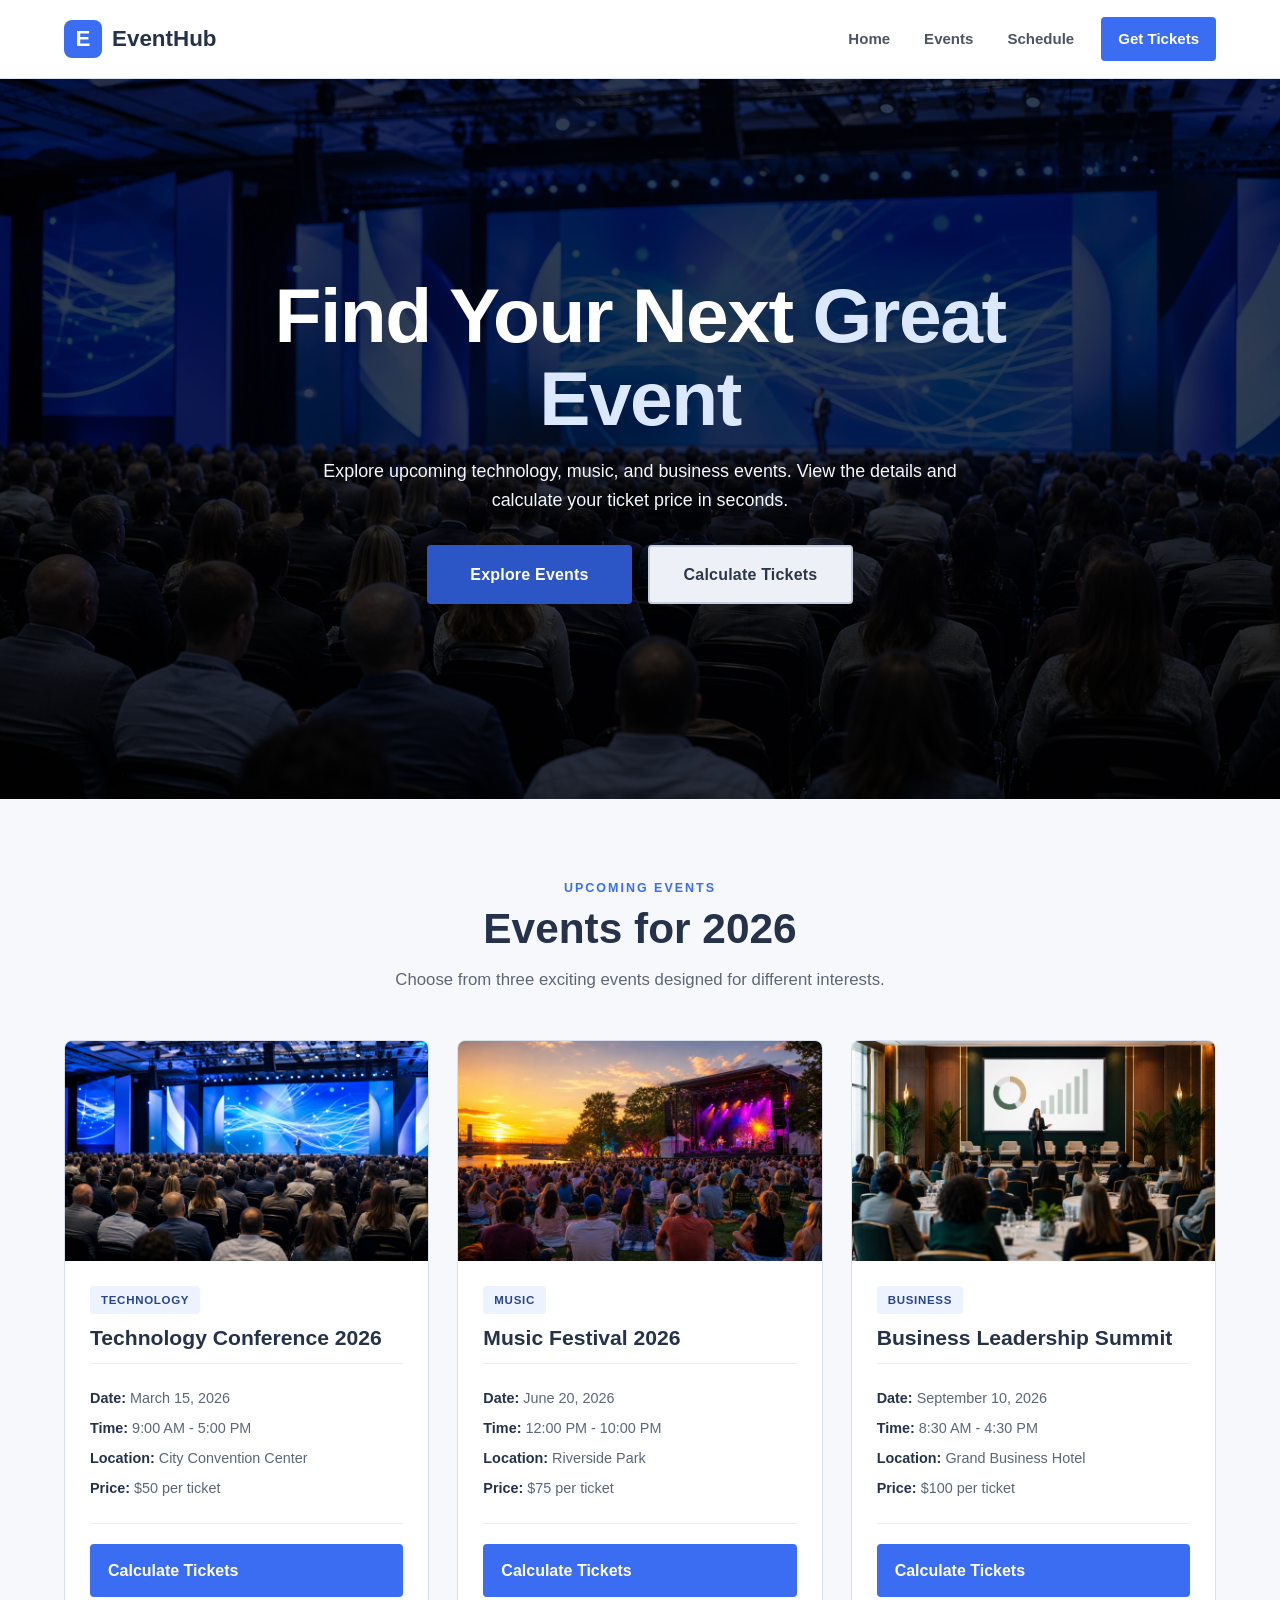
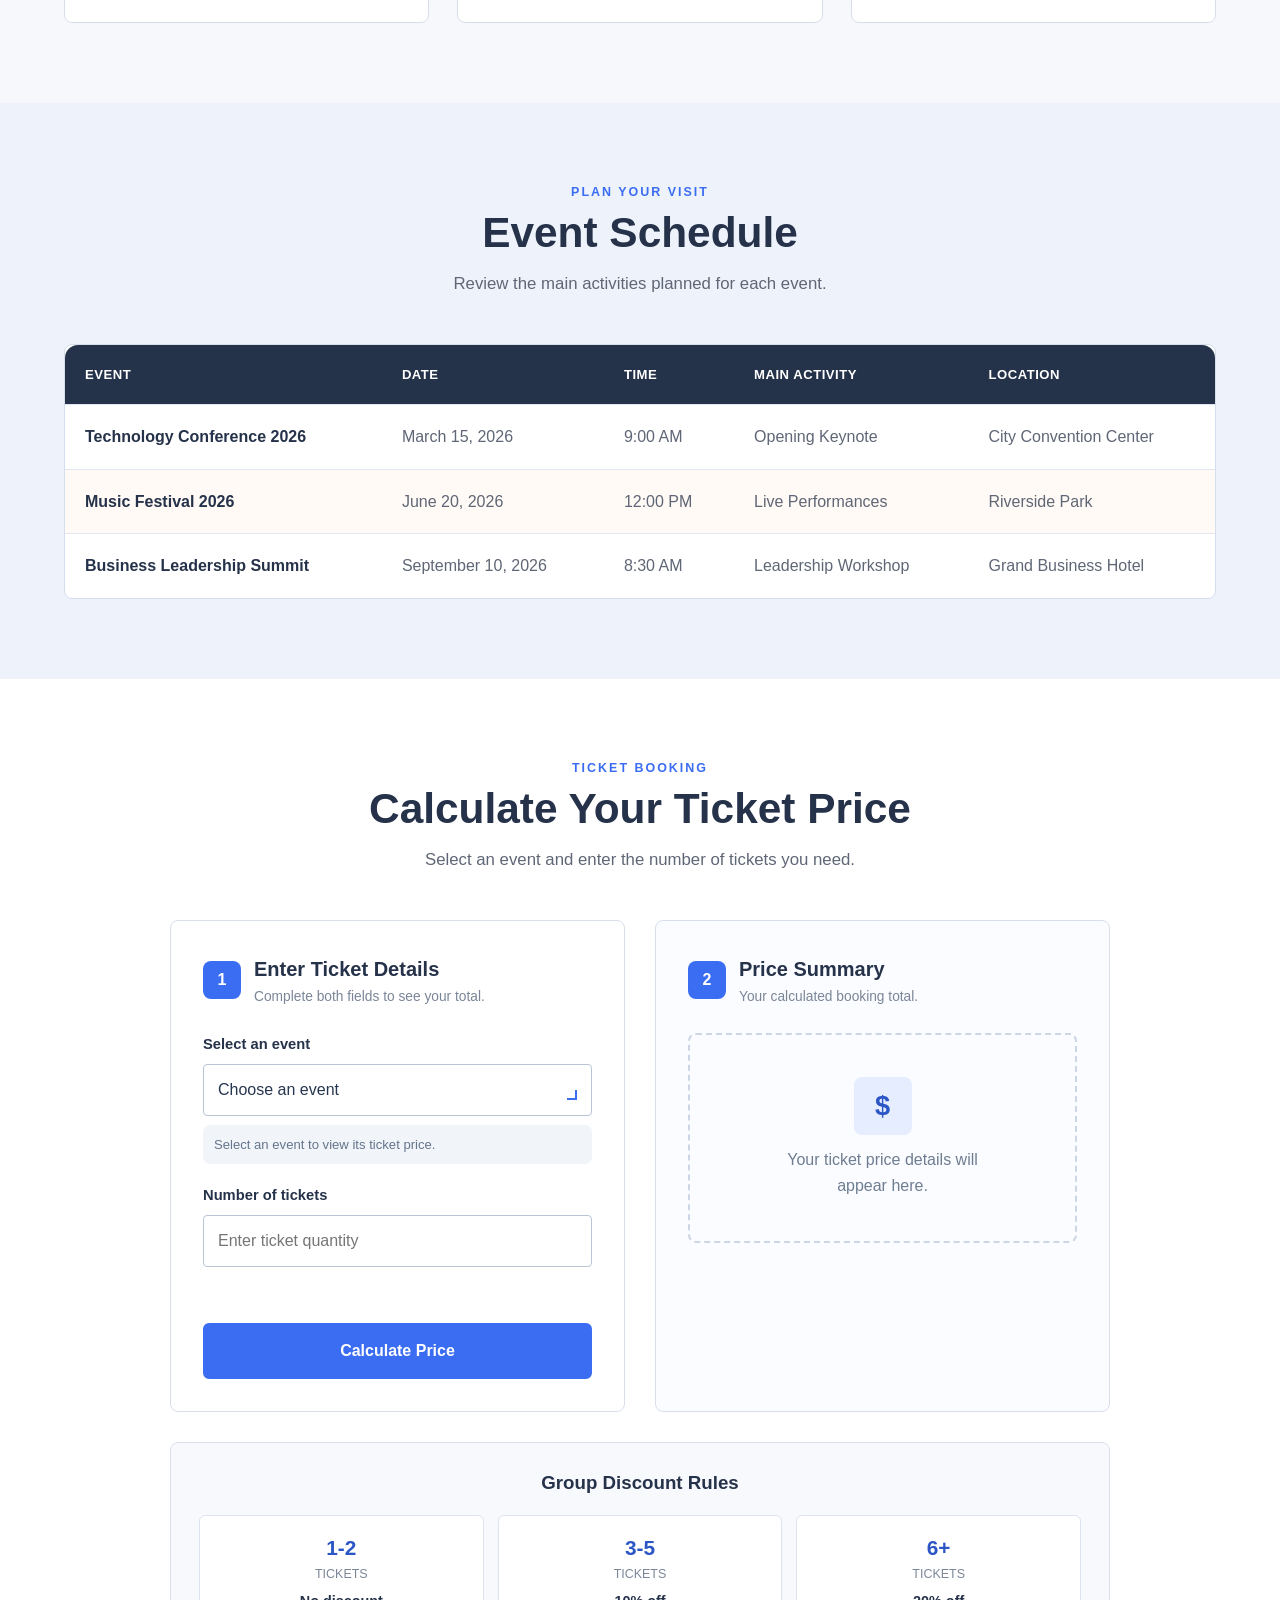
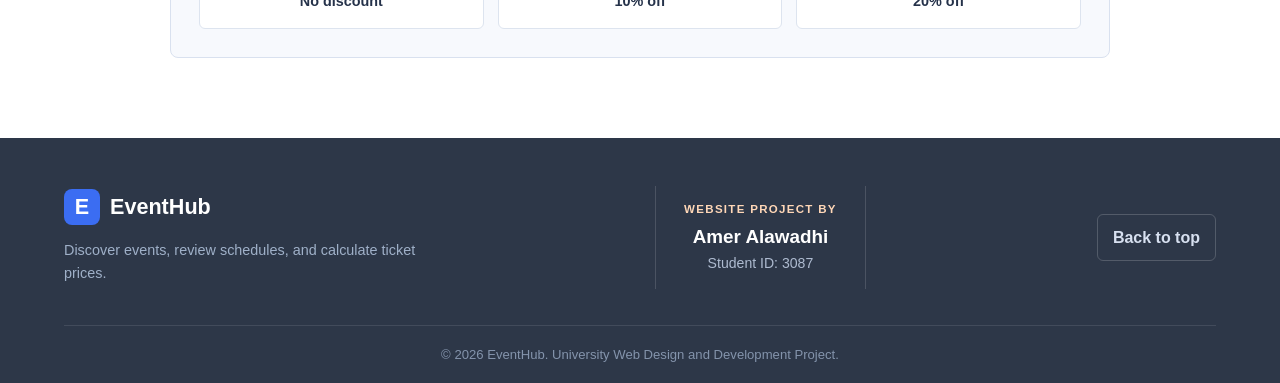
<file: index.html>
<!DOCTYPE html>
<html lang="en">
<head>
    <meta charset="UTF-8">
    <meta name="viewport" content="width=device-width, initial-scale=1.0">
    <meta name="description" content="View upcoming events, schedules, and calculate ticket prices.">
    <title>EventHub | Event Information Website</title>
    <link rel="stylesheet" href="style.css">
</head>
<body>
    <!-- Website header and navigation -->
    <header class="site-header">
        <div class="container header-content">
            <a class="logo" href="#home">
                <span class="logo-mark">E</span>
                <span>EventHub</span>
            </a>

            <nav aria-label="Main navigation">
                <ul class="nav-list">
                    <li><a href="#home">Home</a></li>
                    <li><a href="#events">Events</a></li>
                    <li><a href="#schedule">Schedule</a></li>
                    <li><a class="nav-button" href="#tickets">Get Tickets</a></li>
                </ul>
            </nav>
        </div>
    </header>

    <main>
        <!-- Introductory section -->
        <section class="hero" id="home">
            <div class="container hero-content">
                <h1>Find Your Next <span>Great Event</span></h1>
                <p>
                    Explore upcoming technology, music, and business events.
                    View the details and calculate your ticket price in seconds.
                </p>
                <div class="hero-actions">
                    <a class="button hero-primary-button" href="#events">
                        Explore Events
                    </a>
                    <a class="button button-secondary" href="#tickets">
                        Calculate Tickets
                    </a>
                </div>
            </div>
        </section>

        <!-- Event cards section -->
        <section class="section" id="events">
            <div class="container">
                <div class="section-heading">
                    <p class="section-label">Upcoming Events</p>
                    <h2>Events for 2026</h2>
                    <p>Choose from three exciting events designed for different interests.</p>
                </div>

                <div class="event-grid">
                    <article class="event-card" data-event="technology" tabindex="0" role="link" aria-label="Calculate tickets for Technology Conference 2026">
                        <img
                            src="images/technology-conference.jpg"
                            alt="Audience watching a presentation at a modern technology conference"
                        >
                        <div class="event-card-content">
                            <span class="event-category">Technology</span>
                            <h3>Technology Conference 2026</h3>
                            <ul class="event-details">
                                <li><strong>Date:</strong> March 15, 2026</li>
                                <li><strong>Time:</strong> 9:00 AM - 5:00 PM</li>
                                <li><strong>Location:</strong> City Convention Center</li>
                                <li><strong>Price:</strong> $50 per ticket</li>
                            </ul>
                            <a class="card-link" href="#tickets" data-event="technology">
                                Calculate Tickets
                            </a>
                        </div>
                    </article>

                    <article class="event-card" data-event="music" tabindex="0" role="link" aria-label="Calculate tickets for Music Festival 2026">
                        <img
                            src="images/music-festival.jpg"
                            alt="Crowd enjoying an outdoor music festival at sunset"
                        >
                        <div class="event-card-content">
                            <span class="event-category">Music</span>
                            <h3>Music Festival 2026</h3>
                            <ul class="event-details">
                                <li><strong>Date:</strong> June 20, 2026</li>
                                <li><strong>Time:</strong> 12:00 PM - 10:00 PM</li>
                                <li><strong>Location:</strong> Riverside Park</li>
                                <li><strong>Price:</strong> $75 per ticket</li>
                            </ul>
                            <a class="card-link" href="#tickets" data-event="music">
                                Calculate Tickets
                            </a>
                        </div>
                    </article>

                    <article class="event-card" data-event="business" tabindex="0" role="link" aria-label="Calculate tickets for Business Leadership Summit">
                        <img
                            src="images/business-summit.jpg"
                            alt="Professional presenter speaking at a business leadership summit"
                        >
                        <div class="event-card-content">
                            <span class="event-category">Business</span>
                            <h3>Business Leadership Summit</h3>
                            <ul class="event-details">
                                <li><strong>Date:</strong> September 10, 2026</li>
                                <li><strong>Time:</strong> 8:30 AM - 4:30 PM</li>
                                <li><strong>Location:</strong> Grand Business Hotel</li>
                                <li><strong>Price:</strong> $100 per ticket</li>
                            </ul>
                            <a class="card-link" href="#tickets" data-event="business">
                                Calculate Tickets
                            </a>
                        </div>
                    </article>
                </div>
            </div>
        </section>

        <!-- Event schedule table -->
        <section class="section schedule-section" id="schedule">
            <div class="container">
                <div class="section-heading">
                    <p class="section-label">Plan Your Visit</p>
                    <h2>Event Schedule</h2>
                    <p>Review the main activities planned for each event.</p>
                </div>

                <div class="table-wrapper">
                    <table>
                        <thead>
                            <tr>
                                <th>Event</th>
                                <th>Date</th>
                                <th>Time</th>
                                <th>Main Activity</th>
                                <th>Location</th>
                            </tr>
                        </thead>
                        <tbody>
                            <tr>
                                <td>Technology Conference 2026</td>
                                <td>March 15, 2026</td>
                                <td>9:00 AM</td>
                                <td>Opening Keynote</td>
                                <td>City Convention Center</td>
                            </tr>
                            <tr>
                                <td>Music Festival 2026</td>
                                <td>June 20, 2026</td>
                                <td>12:00 PM</td>
                                <td>Live Performances</td>
                                <td>Riverside Park</td>
                            </tr>
                            <tr>
                                <td>Business Leadership Summit</td>
                                <td>September 10, 2026</td>
                                <td>8:30 AM</td>
                                <td>Leadership Workshop</td>
                                <td>Grand Business Hotel</td>
                            </tr>
                        </tbody>
                    </table>
                </div>
            </div>
        </section>

        <!-- Ticket price calculator -->
        <section class="section" id="tickets">
            <div class="container">
                <div class="section-heading">
                    <p class="section-label">Ticket Booking</p>
                    <h2>Calculate Your Ticket Price</h2>
                    <p>Select an event and enter the number of tickets you need.</p>
                </div>

                <div class="ticket-layout">
                    <form class="ticket-form" id="ticket-form" novalidate>
                        <div class="form-heading">
                            <span>1</span>
                            <div>
                                <h3>Enter Ticket Details</h3>
                                <p>Complete both fields to see your total.</p>
                            </div>
                        </div>

                        <div class="form-group">
                            <label for="event-select">Select an event</label>
                            <div class="select-wrapper">
                                <select id="event-select" name="event">
                                    <option value="">Choose an event</option>
                                    <option value="technology">Technology - $50</option>
                                    <option value="music">Music Festival - $75</option>
                                    <option value="business">Business Summit - $100</option>
                                </select>
                            </div>
                            <p class="selected-price" id="selected-price">
                                Select an event to view its ticket price.
                            </p>
                        </div>

                        <div class="form-group">
                            <label for="ticket-quantity">Number of tickets</label>
                            <input
                                type="number"
                                id="ticket-quantity"
                                name="quantity"
                                min="1"
                                step="1"
                                placeholder="Enter ticket quantity"
                            >
                        </div>

                        <p class="error-message" id="error-message" role="alert"></p>
                        <button class="button calculate-button" type="submit">
                            Calculate Price
                        </button>
                    </form>

                    <div class="price-result" id="price-result" aria-live="polite">
                        <div class="form-heading">
                            <span>2</span>
                            <div>
                                <h3>Price Summary</h3>
                                <p>Your calculated booking total.</p>
                            </div>
                        </div>

                        <div class="result-placeholder" id="result-placeholder">
                            <span class="placeholder-icon" aria-hidden="true">$</span>
                            <p>Your ticket price details will appear here.</p>
                        </div>

                        <dl class="result-details" id="result-details" hidden>
                            <div>
                                <dt>Selected event</dt>
                                <dd id="result-event"></dd>
                            </div>
                            <div>
                                <dt>Ticket quantity</dt>
                                <dd id="result-quantity"></dd>
                            </div>
                            <div>
                                <dt>Original price</dt>
                                <dd id="result-original"></dd>
                            </div>
                            <div>
                                <dt>Discount amount</dt>
                                <dd id="result-discount"></dd>
                            </div>
                            <div class="total-row">
                                <dt>Final total price</dt>
                                <dd id="result-total"></dd>
                            </div>
                        </dl>
                    </div>
                </div>

                <div class="discount-info">
                    <h3>Group Discount Rules</h3>
                    <ul>
                        <li><strong>1-2</strong><span>Tickets</span><b>No discount</b></li>
                        <li><strong>3-5</strong><span>Tickets</span><b>10% off</b></li>
                        <li><strong>6+</strong><span>Tickets</span><b>20% off</b></li>
                    </ul>
                </div>
            </div>
        </section>
    </main>

    <!-- Website footer -->
    <footer class="site-footer">
        <div class="container footer-content">
            <div class="footer-brand">
                <a class="footer-logo" href="#home">
                    <span class="logo-mark">E</span>
                    <span>EventHub</span>
                </a>
                <p>Discover events, review schedules, and calculate ticket prices.</p>
            </div>

            <div class="student-credit">
                <span>Website Project By</span>
                <strong>Amer Alawadhi</strong>
                <p>Student ID: 3087</p>
            </div>

            <a class="back-to-top" href="#home">
                Back to top
            </a>
        </div>

        <div class="container footer-bottom">
            <p>&copy; 2026 EventHub. University Web Design and Development Project.</p>
        </div>
    </footer>

    <script src="script.js"></script>
</body>
</html>
</file>
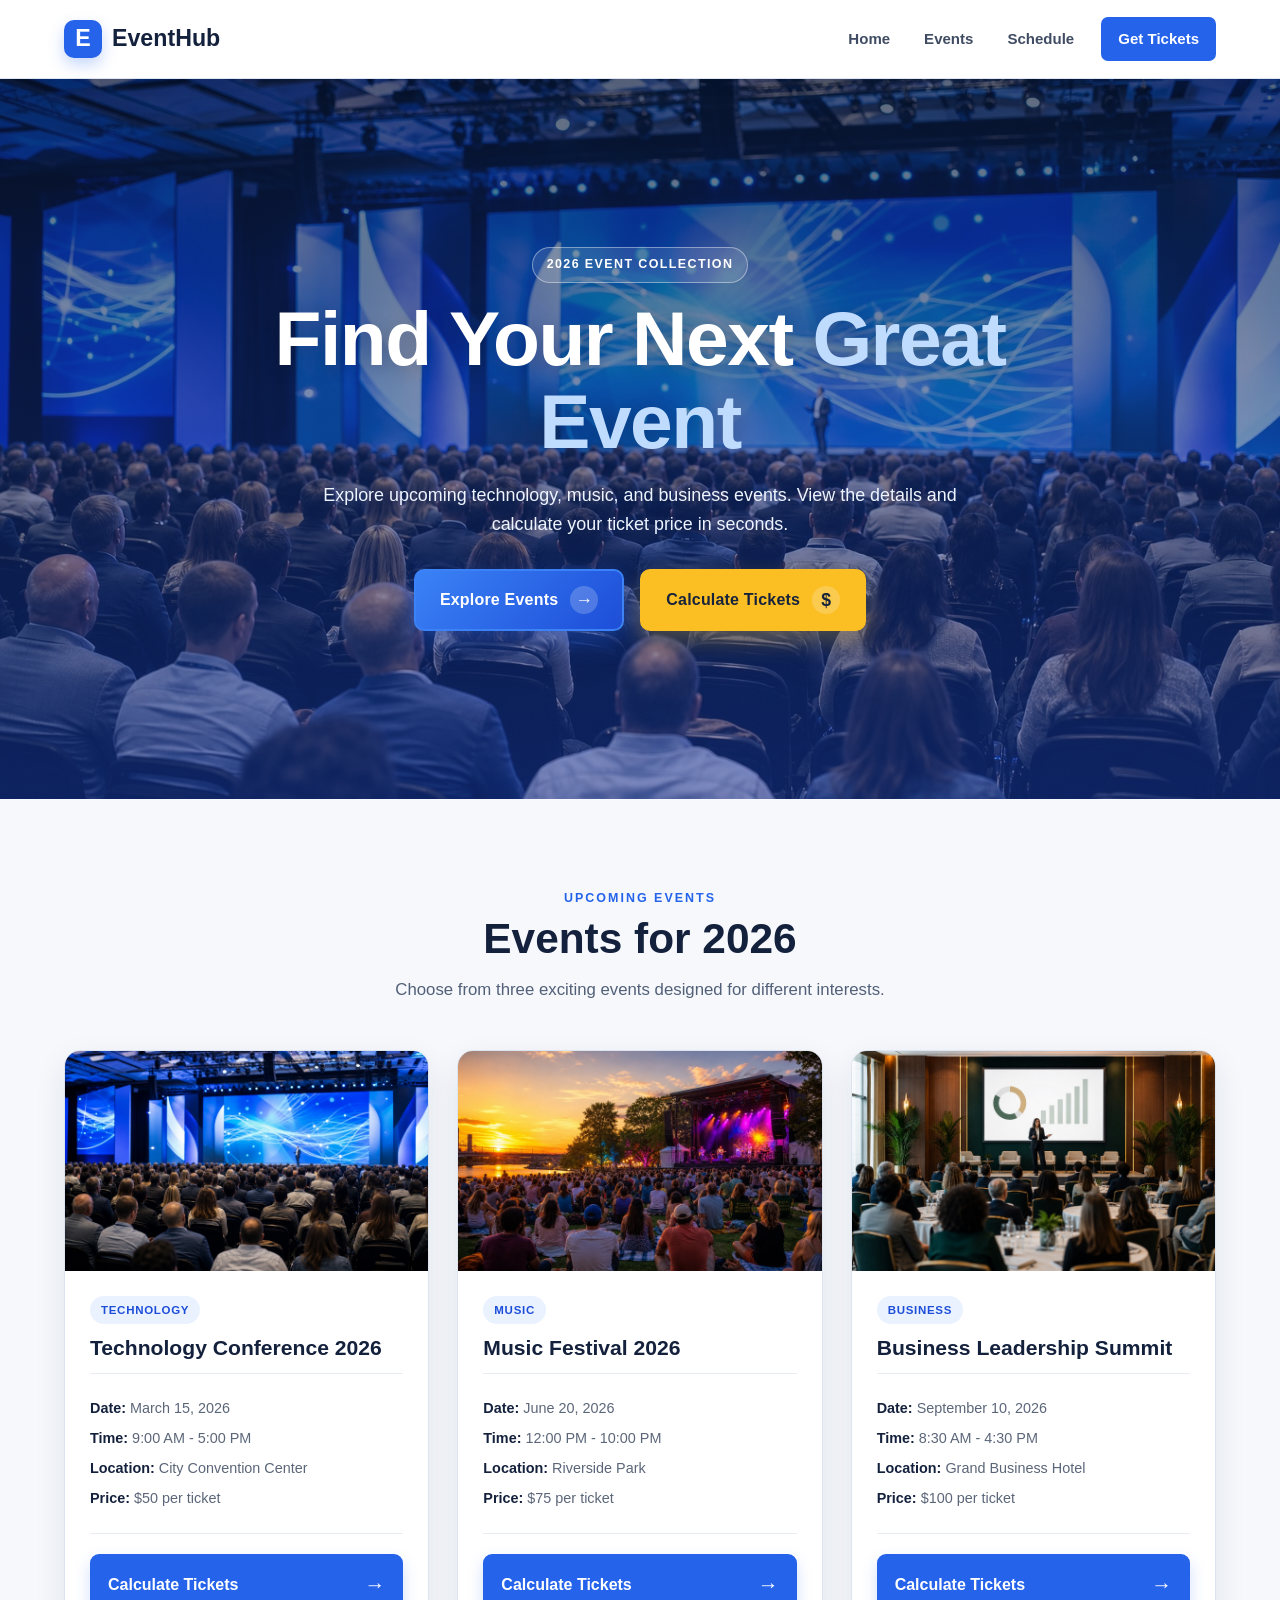
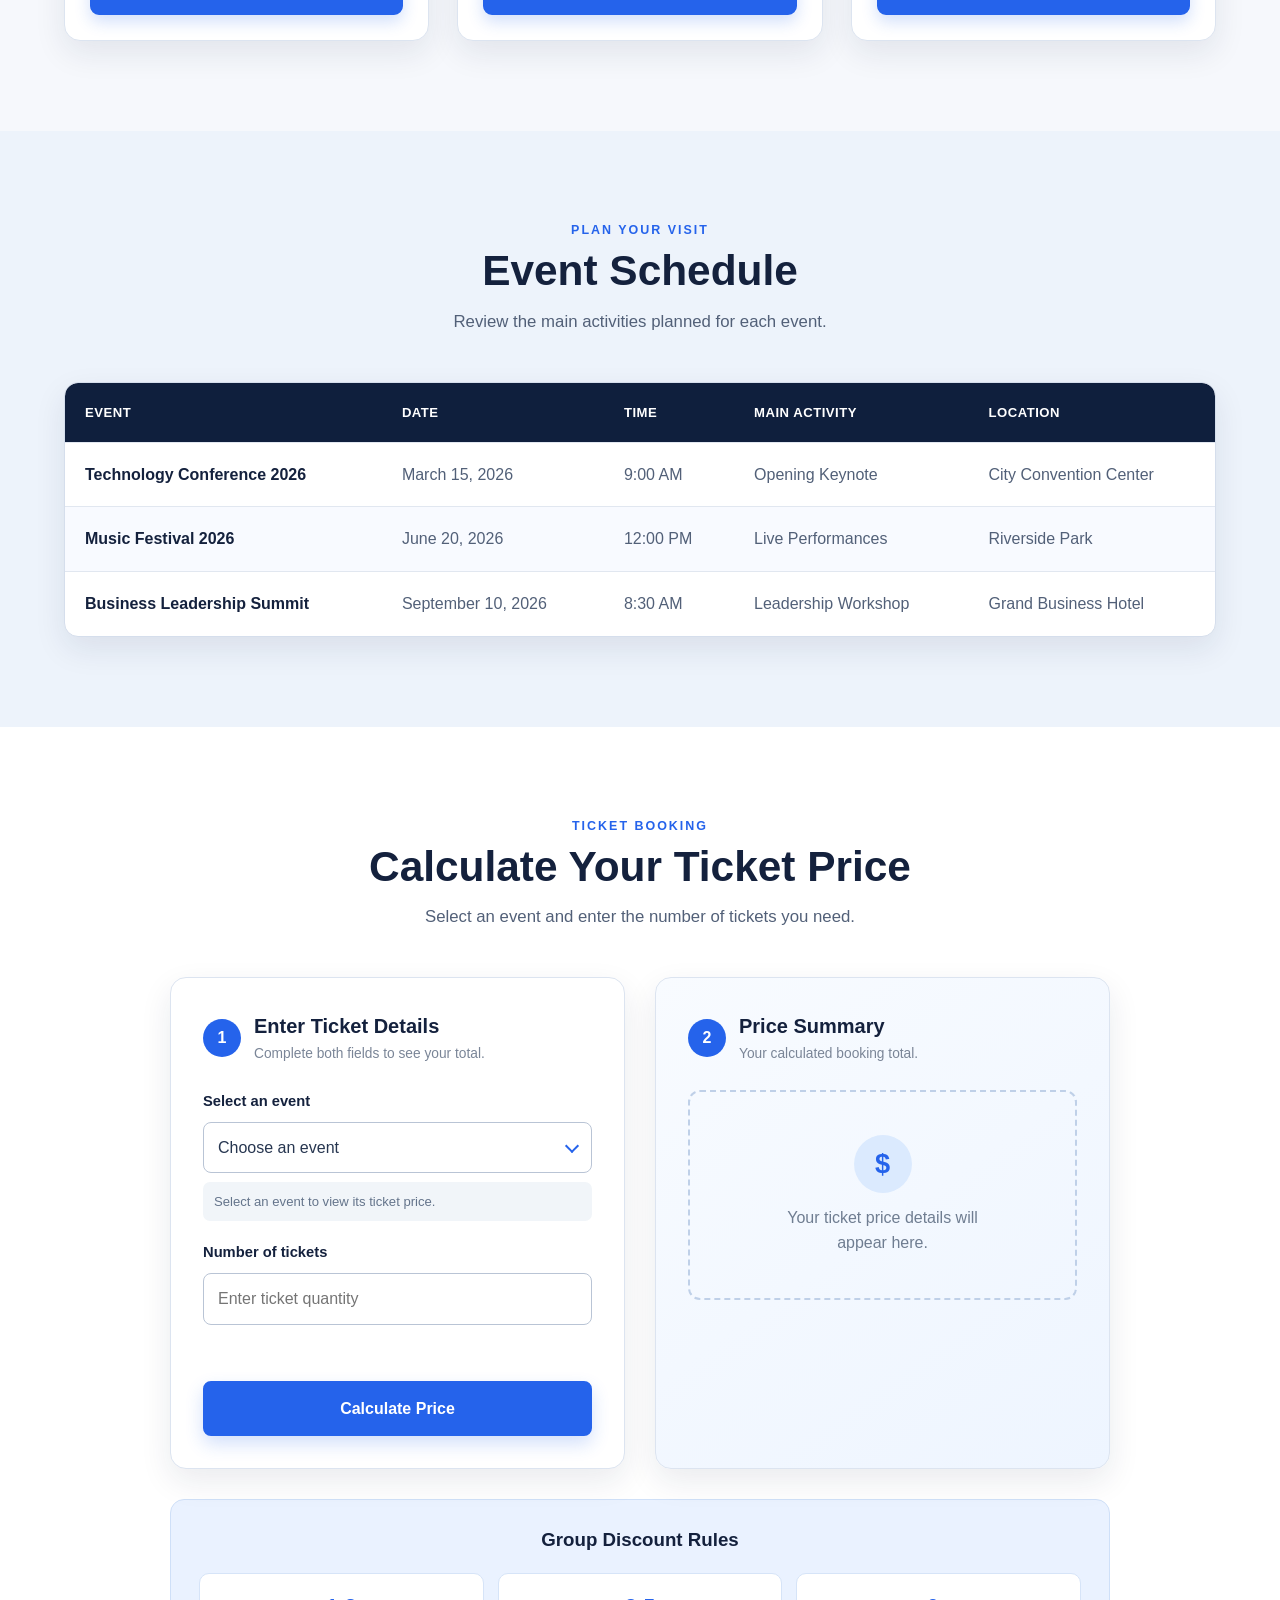
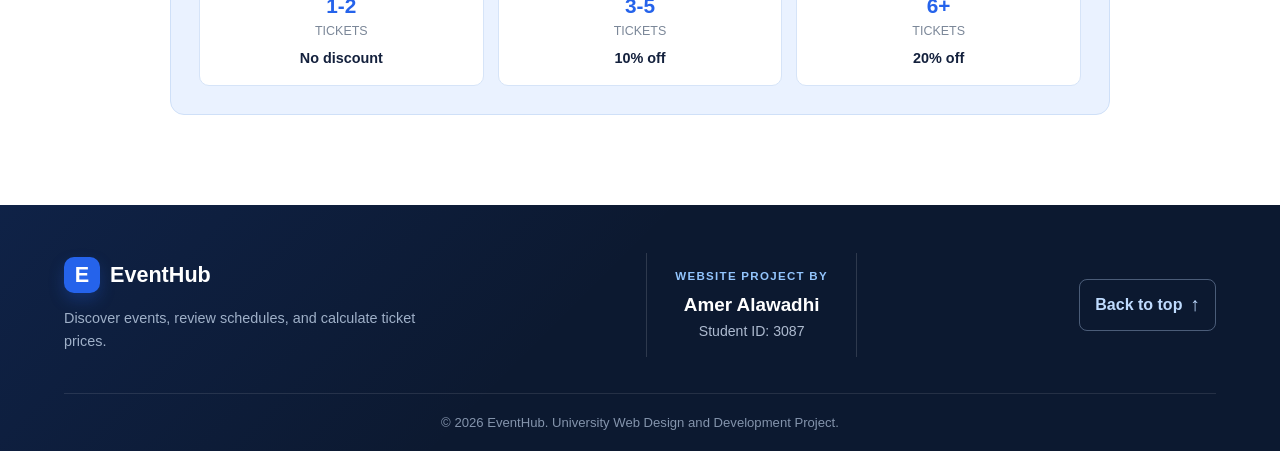
<file: event-information-website/index.html>
<!DOCTYPE html>
<html lang="en">
<head>
    <meta charset="UTF-8">
    <meta name="viewport" content="width=device-width, initial-scale=1.0">
    <meta name="description" content="View upcoming events, schedules, and calculate ticket prices.">
    <title>EventHub | Event Information Website</title>
    <link rel="stylesheet" href="style.css">
</head>
<body>
    <!-- Website header and navigation -->
    <header class="site-header">
        <div class="container header-content">
            <a class="logo" href="#home">
                <span class="logo-mark">E</span>
                <span>EventHub</span>
            </a>

            <nav aria-label="Main navigation">
                <ul class="nav-list">
                    <li><a href="#home">Home</a></li>
                    <li><a href="#events">Events</a></li>
                    <li><a href="#schedule">Schedule</a></li>
                    <li><a class="nav-button" href="#tickets">Get Tickets</a></li>
                </ul>
            </nav>
        </div>
    </header>

    <main>
        <!-- Introductory section -->
        <section class="hero" id="home">
            <div class="container hero-content">
                <p class="hero-badge">2026 Event Collection</p>
                <h1>Find Your Next <span>Great Event</span></h1>
                <p>
                    Explore upcoming technology, music, and business events.
                    View the details and calculate your ticket price in seconds.
                </p>
                <div class="hero-actions">
                    <a class="button hero-primary-button" href="#events">
                        Explore Events <span aria-hidden="true">&rarr;</span>
                    </a>
                    <a class="button button-secondary" href="#tickets">
                        Calculate Tickets <span aria-hidden="true">$</span>
                    </a>
                </div>
            </div>
        </section>

        <!-- Event cards section -->
        <section class="section" id="events">
            <div class="container">
                <div class="section-heading">
                    <p class="section-label">Upcoming Events</p>
                    <h2>Events for 2026</h2>
                    <p>Choose from three exciting events designed for different interests.</p>
                </div>

                <div class="event-grid">
                    <article class="event-card" data-event="technology" tabindex="0" role="link" aria-label="Calculate tickets for Technology Conference 2026">
                        <img
                            src="images/technology-conference.jpg"
                            alt="Audience watching a presentation at a modern technology conference"
                        >
                        <div class="event-card-content">
                            <span class="event-category">Technology</span>
                            <h3>Technology Conference 2026</h3>
                            <ul class="event-details">
                                <li><strong>Date:</strong> March 15, 2026</li>
                                <li><strong>Time:</strong> 9:00 AM - 5:00 PM</li>
                                <li><strong>Location:</strong> City Convention Center</li>
                                <li><strong>Price:</strong> $50 per ticket</li>
                            </ul>
                            <a class="card-link" href="#tickets" data-event="technology">
                                Calculate Tickets <span aria-hidden="true">&rarr;</span>
                            </a>
                        </div>
                    </article>

                    <article class="event-card" data-event="music" tabindex="0" role="link" aria-label="Calculate tickets for Music Festival 2026">
                        <img
                            src="images/music-festival.jpg"
                            alt="Crowd enjoying an outdoor music festival at sunset"
                        >
                        <div class="event-card-content">
                            <span class="event-category">Music</span>
                            <h3>Music Festival 2026</h3>
                            <ul class="event-details">
                                <li><strong>Date:</strong> June 20, 2026</li>
                                <li><strong>Time:</strong> 12:00 PM - 10:00 PM</li>
                                <li><strong>Location:</strong> Riverside Park</li>
                                <li><strong>Price:</strong> $75 per ticket</li>
                            </ul>
                            <a class="card-link" href="#tickets" data-event="music">
                                Calculate Tickets <span aria-hidden="true">&rarr;</span>
                            </a>
                        </div>
                    </article>

                    <article class="event-card" data-event="business" tabindex="0" role="link" aria-label="Calculate tickets for Business Leadership Summit">
                        <img
                            src="images/business-summit.jpg"
                            alt="Professional presenter speaking at a business leadership summit"
                        >
                        <div class="event-card-content">
                            <span class="event-category">Business</span>
                            <h3>Business Leadership Summit</h3>
                            <ul class="event-details">
                                <li><strong>Date:</strong> September 10, 2026</li>
                                <li><strong>Time:</strong> 8:30 AM - 4:30 PM</li>
                                <li><strong>Location:</strong> Grand Business Hotel</li>
                                <li><strong>Price:</strong> $100 per ticket</li>
                            </ul>
                            <a class="card-link" href="#tickets" data-event="business">
                                Calculate Tickets <span aria-hidden="true">&rarr;</span>
                            </a>
                        </div>
                    </article>
                </div>
            </div>
        </section>

        <!-- Event schedule table -->
        <section class="section schedule-section" id="schedule">
            <div class="container">
                <div class="section-heading">
                    <p class="section-label">Plan Your Visit</p>
                    <h2>Event Schedule</h2>
                    <p>Review the main activities planned for each event.</p>
                </div>

                <div class="table-wrapper">
                    <table>
                        <thead>
                            <tr>
                                <th>Event</th>
                                <th>Date</th>
                                <th>Time</th>
                                <th>Main Activity</th>
                                <th>Location</th>
                            </tr>
                        </thead>
                        <tbody>
                            <tr>
                                <td>Technology Conference 2026</td>
                                <td>March 15, 2026</td>
                                <td>9:00 AM</td>
                                <td>Opening Keynote</td>
                                <td>City Convention Center</td>
                            </tr>
                            <tr>
                                <td>Music Festival 2026</td>
                                <td>June 20, 2026</td>
                                <td>12:00 PM</td>
                                <td>Live Performances</td>
                                <td>Riverside Park</td>
                            </tr>
                            <tr>
                                <td>Business Leadership Summit</td>
                                <td>September 10, 2026</td>
                                <td>8:30 AM</td>
                                <td>Leadership Workshop</td>
                                <td>Grand Business Hotel</td>
                            </tr>
                        </tbody>
                    </table>
                </div>
            </div>
        </section>

        <!-- Ticket price calculator -->
        <section class="section" id="tickets">
            <div class="container">
                <div class="section-heading">
                    <p class="section-label">Ticket Booking</p>
                    <h2>Calculate Your Ticket Price</h2>
                    <p>Select an event and enter the number of tickets you need.</p>
                </div>

                <div class="ticket-layout">
                    <form class="ticket-form" id="ticket-form" novalidate>
                        <div class="form-heading">
                            <span>1</span>
                            <div>
                                <h3>Enter Ticket Details</h3>
                                <p>Complete both fields to see your total.</p>
                            </div>
                        </div>

                        <div class="form-group">
                            <label for="event-select">Select an event</label>
                            <div class="select-wrapper">
                                <select id="event-select" name="event">
                                    <option value="">Choose an event</option>
                                    <option value="technology">Technology - $50</option>
                                    <option value="music">Music Festival - $75</option>
                                    <option value="business">Business Summit - $100</option>
                                </select>
                            </div>
                            <p class="selected-price" id="selected-price">
                                Select an event to view its ticket price.
                            </p>
                        </div>

                        <div class="form-group">
                            <label for="ticket-quantity">Number of tickets</label>
                            <input
                                type="number"
                                id="ticket-quantity"
                                name="quantity"
                                min="1"
                                step="1"
                                placeholder="Enter ticket quantity"
                            >
                        </div>

                        <p class="error-message" id="error-message" role="alert"></p>
                        <button class="button calculate-button" type="submit">
                            Calculate Price
                        </button>
                    </form>

                    <div class="price-result" id="price-result" aria-live="polite">
                        <div class="form-heading">
                            <span>2</span>
                            <div>
                                <h3>Price Summary</h3>
                                <p>Your calculated booking total.</p>
                            </div>
                        </div>

                        <div class="result-placeholder" id="result-placeholder">
                            <span class="placeholder-icon" aria-hidden="true">$</span>
                            <p>Your ticket price details will appear here.</p>
                        </div>

                        <dl class="result-details" id="result-details" hidden>
                            <div>
                                <dt>Selected event</dt>
                                <dd id="result-event"></dd>
                            </div>
                            <div>
                                <dt>Ticket quantity</dt>
                                <dd id="result-quantity"></dd>
                            </div>
                            <div>
                                <dt>Original price</dt>
                                <dd id="result-original"></dd>
                            </div>
                            <div>
                                <dt>Discount amount</dt>
                                <dd id="result-discount"></dd>
                            </div>
                            <div class="total-row">
                                <dt>Final total price</dt>
                                <dd id="result-total"></dd>
                            </div>
                        </dl>
                    </div>
                </div>

                <div class="discount-info">
                    <h3>Group Discount Rules</h3>
                    <ul>
                        <li><strong>1-2</strong><span>Tickets</span><b>No discount</b></li>
                        <li><strong>3-5</strong><span>Tickets</span><b>10% off</b></li>
                        <li><strong>6+</strong><span>Tickets</span><b>20% off</b></li>
                    </ul>
                </div>
            </div>
        </section>
    </main>

    <!-- Website footer -->
    <footer class="site-footer">
        <div class="container footer-content">
            <div class="footer-brand">
                <a class="footer-logo" href="#home">
                    <span class="logo-mark">E</span>
                    <span>EventHub</span>
                </a>
                <p>Discover events, review schedules, and calculate ticket prices.</p>
            </div>

            <div class="student-credit">
                <span>Website Project By</span>
                <strong>Amer Alawadhi</strong>
                <p>Student ID: 3087</p>
            </div>

            <a class="back-to-top" href="#home">
                Back to top <span aria-hidden="true">&uarr;</span>
            </a>
        </div>

        <div class="container footer-bottom">
            <p>&copy; 2026 EventHub. University Web Design and Development Project.</p>
        </div>
    </footer>

    <script src="script.js"></script>
</body>
</html>
</file>
<file: style.css>
/* Color and spacing values used throughout the website */
:root {
    --primary-color: #3b6df2;
    --primary-dark: #2c56c6;
    --navy: #24324a;
    --heading-color: #25324a;
    --text-color: #5f6675;
    --light-background: #f7f8fb;
    --light-blue: #eaf0ff;
    --border-color: #d8dfeb;
    --white: #ffffff;
    --shadow: none;
}

/* Basic page setup */
* {
    box-sizing: border-box;
}

html {
    scroll-behavior: auto;
    scroll-padding-top: 88px;
}

body {
    margin: 0;
    color: var(--text-color);
    background-color: var(--light-background);
    font-family: Arial, Helvetica, sans-serif;
    line-height: 1.6;
    overflow-x: hidden;
}

img {
    display: block;
    max-width: 100%;
}

a {
    color: inherit;
    -webkit-tap-highlight-color: transparent;
}

button,
input,
select,
textarea {
    -webkit-tap-highlight-color: transparent;
}

[hidden] {
    display: none !important;
}

.container {
    width: min(1160px, 90%);
    margin: 0 auto;
}

.section {
    padding: 80px 0;
}

.section-heading {
    max-width: 680px;
    margin: 0 auto 46px;
    text-align: center;
}

.section-heading h2 {
    margin: 5px 0 12px;
    color: var(--heading-color);
    font-size: clamp(2rem, 4vw, 2.65rem);
    line-height: 1.2;
}

.section-heading p:last-child {
    margin: 0;
    color: var(--text-color);
    font-size: 1.05rem;
}

.section-label {
    margin: 0;
    color: var(--primary-color);
    font-size: 0.78rem;
    font-weight: bold;
    letter-spacing: 2px;
    text-transform: uppercase;
}

/* Header and navigation use Flexbox */
.site-header {
    position: sticky;
    top: 0;
    z-index: 10;
    border-bottom: 1px solid #dde3ee;
    background-color: #ffffff;
}

.header-content {
    display: flex;
    align-items: center;
    justify-content: space-between;
    min-height: 78px;
}

.logo {
    display: flex;
    align-items: center;
    gap: 10px;
    color: var(--heading-color);
    font-size: 1.4rem;
    font-weight: bold;
    text-decoration: none;
}

.logo-mark {
    display: grid;
    place-items: center;
    width: 38px;
    height: 38px;
    border-radius: 8px;
    color: var(--white);
    background: var(--primary-color);
}

.nav-list {
    display: flex;
    align-items: center;
    gap: 8px;
    margin: 0;
    padding: 0;
    list-style: none;
}

.nav-list a {
    display: block;
    padding: 9px 13px;
    border-radius: 4px;
    color: #4d5362;
    font-size: 0.94rem;
    font-weight: bold;
    text-decoration: none;
}

.nav-list .nav-button {
    margin-left: 6px;
    padding: 10px 17px;
    color: var(--white);
    background: var(--primary-color);
}

/* Hero section */
.hero {
    display: flex;
    align-items: center;
    min-height: 580px;
    height: 80vh;
    padding: 70px 0;
    color: var(--white);
    background: #2f3b51 url("images/technology-conference.jpg") center / cover no-repeat;
    background-blend-mode: multiply;
    text-align: center;
}

.hero-content {
    max-width: 820px;
}

.hero h1 {
    max-width: 760px;
    margin: 0 auto 18px;
    font-size: clamp(2.7rem, 6vw, 4.8rem);
    line-height: 1.08;
    letter-spacing: -1.5px;
}

.hero h1 span {
    color: #dce8ff;
}

.hero > .hero-content > p {
    max-width: 670px;
    margin: 0 auto 30px;
    color: #f4f7ff;
    font-size: 1.12rem;
}

.hero-actions {
    display: flex;
    flex-wrap: wrap;
    justify-content: center;
    gap: 16px;
}

.button {
    display: inline-block;
    padding: 13px 25px;
    border: 2px solid var(--primary-color);
    border-radius: 6px;
    color: var(--white);
    background: var(--primary-color);
    font: inherit;
    font-weight: bold;
    text-decoration: none;
    cursor: pointer;
}

.button-secondary {
    border-color: #c5cfdf;
    color: #2d3748;
    background: #edf1f7;
}

.hero-actions .button {
    display: flex;
    align-items: center;
    justify-content: center;
    min-width: 205px;
    padding: 15px 24px;
    border-radius: 4px;
    font-size: 1rem;
    letter-spacing: 0.2px;
}

.hero-primary-button {
    border-color: var(--primary-dark);
    background: var(--primary-dark);
}

/* Event cards use CSS Grid */
.event-grid {
    display: grid;
    grid-template-columns: repeat(3, 1fr);
    gap: 28px;
}

.event-card {
    display: flex;
    overflow: hidden;
    flex-direction: column;
    border: 1px solid var(--border-color);
    border-radius: 8px;
    background-color: var(--white);
}

.event-card img {
    width: 100%;
    height: 220px;
    object-fit: cover;
}

.event-card-content {
    display: flex;
    flex: 1;
    flex-direction: column;
    padding: 25px;
}

.event-category {
    align-self: flex-start;
    margin-bottom: 10px;
    padding: 5px 11px;
    border-radius: 4px;
    color: #29458a;
    background-color: #edf2ff;
    font-size: 0.72rem;
    font-weight: bold;
    letter-spacing: 0.7px;
    text-transform: uppercase;
}

.event-card h3 {
    margin: 0 0 10px;
    color: var(--heading-color);
    font-size: 1.32rem;
    line-height: 1.35;
}

.event-details {
    margin: auto 0 20px;
    padding: 16px 0;
    border-top: 1px solid #e8edf5;
    border-bottom: 1px solid #e8edf5;
    list-style: none;
}

.event-details li {
    margin: 7px 0;
    color: #5b6679;
    font-size: 0.9rem;
}

.event-details strong {
    color: var(--heading-color);
}

.card-link {
    display: flex;
    align-items: center;
    justify-content: space-between;
    padding: 12px 16px;
    border: 2px solid var(--primary-color);
    border-radius: 4px;
    color: var(--white);
    background: var(--primary-color);
    font-weight: bold;
    text-decoration: none;
}

/* Schedule table */
.schedule-section {
    background-color: #eef3fb;
}

.table-wrapper {
    overflow-x: auto;
    border: 1px solid #d5deec;
    border-radius: 8px;
    background-color: var(--white);
}

table {
    width: 100%;
    border-collapse: collapse;
    text-align: left;
}

th,
td {
    padding: 19px 20px;
    border-bottom: 1px solid #e1e7f0;
}

th {
    color: var(--white);
    background: var(--navy);
    font-size: 0.82rem;
    letter-spacing: 0.5px;
    text-transform: uppercase;
}

th:first-child {
    border-top-left-radius: 13px;
}

th:last-child {
    border-top-right-radius: 13px;
}

td:first-child {
    color: var(--heading-color);
    font-weight: bold;
}

tbody tr:last-child td {
    border-bottom: 0;
}

tbody tr:nth-child(even) {
    background-color: #fffaf5;
}

/* Ticket form and result use CSS Grid */
#tickets {
    background: var(--white);
}

.ticket-layout {
    display: grid;
    grid-template-columns: 1fr 1fr;
    gap: 30px;
    max-width: 940px;
    margin: 0 auto;
}

.ticket-form,
.price-result {
    min-width: 0;
    padding: 32px;
    border: 1px solid var(--border-color);
    border-radius: 8px;
    background-color: var(--white);
}

.price-result {
    background: #fafcff;
}

.price-result.calculated {
    border-color: #ffba8f;
}

.form-heading {
    display: flex;
    align-items: center;
    gap: 13px;
    min-width: 0;
    margin-bottom: 25px;
}

.form-heading div {
    min-width: 0;
}

.form-heading > span {
    display: grid;
    flex: 0 0 38px;
    place-items: center;
    width: 38px;
    height: 38px;
    border-radius: 8px;
    color: var(--white);
    background: var(--primary-color);
    font-weight: bold;
}

.form-heading h3 {
    margin: 0;
    color: var(--heading-color);
    font-size: 1.25rem;
}

.form-heading p {
    margin: 1px 0 0;
    color: #7a8597;
    font-size: 0.86rem;
}

.form-group {
    min-width: 0;
    margin-bottom: 20px;
}

.form-group label {
    display: block;
    margin-bottom: 8px;
    color: var(--heading-color);
    font-size: 0.92rem;
    font-weight: bold;
}

.form-group select,
.form-group input {
    display: block;
    max-width: 100%;
    width: 100%;
    min-height: 49px;
    padding: 12px 14px;
    border: 1px solid #b9c4d5;
    border-radius: 4px;
    color: #273650;
    background-color: var(--white);
    font: inherit;
}

.select-wrapper {
    position: relative;
    min-width: 0;
}

.select-wrapper::after {
    position: absolute;
    top: 50%;
    right: 15px;
    width: 8px;
    height: 8px;
    border-right: 2px solid var(--primary-color);
    border-bottom: 2px solid var(--primary-color);
    content: "";
    pointer-events: none;
}

.select-wrapper select {
    padding-right: 42px;
    appearance: none;
    cursor: pointer;
}

.selected-price {
    margin: 9px 0 0;
    padding: 9px 11px;
    border-radius: 7px;
    color: #64748b;
    background-color: #f1f5f9;
    font-size: 0.82rem;
}

.selected-price.has-price {
    color: #c84e31;
    background-color: #eaf2ff;
    font-weight: bold;
}

.error-message {
    min-height: 24px;
    margin: 0 0 12px;
    color: #b91c1c;
    font-size: 0.9rem;
    font-weight: bold;
}

.calculate-button {
    width: 100%;
}

.result-placeholder {
    display: flex;
    align-items: center;
    justify-content: center;
    flex-direction: column;
    min-height: 210px;
    padding: 25px;
    border: 2px dashed #cdd6e5;
    border-radius: 8px;
    color: #6f7d91;
    text-align: center;
}

.result-placeholder p {
    max-width: 230px;
    margin: 12px 0 0;
}

.placeholder-icon {
    display: grid;
    place-items: center;
    width: 58px;
    height: 58px;
    border-radius: 8px;
    color: var(--primary-dark);
    background-color: #e5edff;
    font-size: 1.7rem;
    font-weight: bold;
}

.result-details {
    margin: 0;
}

.result-details div {
    display: flex;
    justify-content: space-between;
    gap: 20px;
    padding: 12px 0;
    border-bottom: 1px solid #dce5f2;
}

.result-details dt {
    color: #5f6d82;
    font-weight: bold;
}

.result-details dd {
    margin: 0;
    color: var(--heading-color);
    font-weight: bold;
    text-align: right;
}

.result-details .total-row {
    margin-top: 14px;
    padding: 17px;
    border: 0;
    border-radius: 6px;
    color: var(--white);
    background: var(--navy);
    font-size: 1.08rem;
}

.result-details .total-row dt,
.result-details .total-row dd {
    color: var(--white);
}

.discount-info {
    max-width: 940px;
    margin: 30px auto 0;
    padding: 25px 28px 28px;
    border: 1px solid #d9e1ef;
    border-radius: 8px;
    background-color: #f7f9fd;
}

.discount-info h3 {
    margin: 0 0 18px;
    color: var(--heading-color);
    text-align: center;
}

.discount-info ul {
    display: grid;
    grid-template-columns: repeat(3, 1fr);
    gap: 14px;
    margin: 0;
    padding: 0;
    list-style: none;
}

.discount-info li {
    display: flex;
    align-items: center;
    flex-direction: column;
    padding: 15px 10px;
    border: 1px solid #dde4ef;
    border-radius: 6px;
    background-color: var(--white);
    text-align: center;
}

.discount-info strong {
    color: var(--primary-dark);
    font-size: 1.3rem;
}

.discount-info span {
    color: #7b8798;
    font-size: 0.78rem;
    text-transform: uppercase;
}

.discount-info b {
    margin-top: 5px;
    color: var(--heading-color);
    font-size: 0.9rem;
}

/* Footer uses Flexbox */
.site-footer {
    padding: 48px 0 0;
    color: #cbd8eb;
    background: #2d3748;
}

.footer-content {
    display: flex;
    align-items: center;
    justify-content: space-between;
    gap: 40px;
    padding-bottom: 36px;
}

.footer-brand {
    max-width: 360px;
}

.footer-logo {
    display: flex;
    align-items: center;
    gap: 10px;
    width: fit-content;
    color: var(--white);
    font-size: 1.35rem;
    font-weight: bold;
    text-decoration: none;
}

.footer-logo .logo-mark {
    width: 36px;
    height: 36px;
}

.footer-brand p {
    margin: 14px 0 0;
    color: #9fb0c8;
    font-size: 0.9rem;
}

.student-credit {
    padding: 14px 28px;
    border-right: 1px solid rgba(255, 255, 255, 0.14);
    border-left: 1px solid rgba(255, 255, 255, 0.14);
    text-align: center;
}

.student-credit span,
.student-credit strong {
    display: block;
}

.student-credit span {
    color: #ffd7b7;
    font-size: 0.72rem;
    font-weight: bold;
    letter-spacing: 1.3px;
    text-transform: uppercase;
}

.student-credit strong {
    margin-top: 4px;
    color: var(--white);
    font-size: 1.18rem;
}

.student-credit p {
    margin: 0;
    color: #aebbd0;
    font-size: 0.88rem;
}

.back-to-top {
    display: flex;
    align-items: center;
    gap: 8px;
    padding: 10px 15px;
    border: 1px solid rgba(255, 255, 255, 0.18);
    border-radius: 6px;
    color: #d7e0f0;
    font-weight: bold;
    text-decoration: none;
}

.footer-bottom {
    padding: 18px 0;
    border-top: 1px solid rgba(255, 255, 255, 0.1);
    color: #8494ac;
    font-size: 0.82rem;
    text-align: center;
}

.footer-bottom p {
    margin: 0;
}

/* Tablet layout */
@media (max-width: 900px) {
    .event-grid {
        grid-template-columns: repeat(2, 1fr);
    }

    .event-card:last-child {
        grid-column: 1 / -1;
        max-width: 550px;
        margin: 0 auto;
    }
}

/* Mobile layout */
@media (max-width: 700px) {
    html {
        scroll-padding-top: 125px;
    }

    .section {
        padding: 65px 0;
    }

    .header-content {
        flex-direction: column;
        gap: 9px;
        padding: 11px 0;
    }

    .logo-mark {
        width: 34px;
        height: 34px;
    }

    .nav-list {
        flex-wrap: wrap;
        justify-content: center;
        gap: 3px;
    }

    .nav-list a {
        padding: 7px 9px;
        font-size: 0.86rem;
    }

    .nav-list .nav-button {
        margin-left: 0;
        padding: 7px 10px;
    }

    .hero {
        min-height: 600px;
        height: 80vh;
        padding: 55px 0;
    }

    .event-grid,
    .ticket-layout,
    .discount-info ul {
        grid-template-columns: 1fr;
    }

    .event-card:last-child {
        grid-column: auto;
        max-width: none;
    }

    th,
    td {
        min-width: 155px;
        padding: 15px;
    }

    .ticket-form,
    .price-result {
        padding: 24px;
    }

    .footer-content {
        flex-direction: column;
        gap: 26px;
        text-align: center;
    }

    .footer-logo {
        margin: 0 auto;
    }

    .student-credit {
        width: 100%;
        max-width: 340px;
        padding: 18px;
        border-top: 1px solid rgba(255, 255, 255, 0.14);
        border-right: 0;
        border-bottom: 1px solid rgba(255, 255, 255, 0.14);
        border-left: 0;
    }
}

@media (max-width: 420px) {
    .hero h1 {
        font-size: 2.5rem;
    }

    .hero-actions {
        align-items: stretch;
        flex-direction: column;
    }

    #tickets .container {
        width: 94%;
    }

    #tickets .section-heading {
        margin-bottom: 32px;
    }

    #tickets .section-heading h2 {
        font-size: 2rem;
    }

    .ticket-form,
    .price-result {
        padding: 22px 18px;
    }

    .form-heading {
        align-items: flex-start;
        gap: 11px;
    }

    .form-heading > span {
        flex-basis: 34px;
        width: 34px;
        height: 34px;
    }

    .form-heading h3 {
        font-size: 1.12rem;
    }

    .form-group select,
    .form-group input {
        min-height: 52px;
        padding-right: 38px;
        padding-left: 10px;
        font-size: 16px;
    }

    .selected-price {
        font-size: 0.78rem;
    }

    .result-details div {
        flex-direction: column;
        gap: 4px;
    }

    .result-details dd {
        text-align: left;
    }
}
</file>
<file: event-information-website/style.css>
/* Color and spacing values used throughout the website */
:root {
    --primary-color: #2563eb;
    --primary-dark: #1d4ed8;
    --navy: #0f1f3d;
    --heading-color: #14213d;
    --text-color: #526078;
    --light-background: #f6f8fc;
    --light-blue: #eaf2ff;
    --border-color: #dce4f0;
    --white: #ffffff;
    --shadow: 0 12px 32px rgba(20, 33, 61, 0.09);
}

/* Basic page setup */
* {
    box-sizing: border-box;
}

html {
    scroll-behavior: smooth;
    scroll-padding-top: 88px;
}

body {
    margin: 0;
    color: var(--text-color);
    background-color: var(--light-background);
    font-family: Arial, Helvetica, sans-serif;
    line-height: 1.6;
}

img {
    display: block;
    max-width: 100%;
}

a {
    color: inherit;
}

[hidden] {
    display: none !important;
}

.container {
    width: min(1160px, 90%);
    margin: 0 auto;
}

.section {
    padding: 90px 0;
}

.section-heading {
    max-width: 680px;
    margin: 0 auto 46px;
    text-align: center;
}

.section-heading h2 {
    margin: 5px 0 12px;
    color: var(--heading-color);
    font-size: clamp(2rem, 4vw, 2.65rem);
    line-height: 1.2;
}

.section-heading p:last-child {
    margin: 0;
    color: var(--text-color);
    font-size: 1.05rem;
}

.section-label {
    margin: 0;
    color: var(--primary-color);
    font-size: 0.78rem;
    font-weight: bold;
    letter-spacing: 2px;
    text-transform: uppercase;
}

/* Header and navigation use Flexbox */
.site-header {
    position: sticky;
    top: 0;
    z-index: 10;
    border-bottom: 1px solid rgba(220, 228, 240, 0.9);
    background-color: rgba(255, 255, 255, 0.96);
    box-shadow: 0 4px 18px rgba(20, 33, 61, 0.05);
}

.header-content {
    display: flex;
    align-items: center;
    justify-content: space-between;
    min-height: 78px;
}

.logo {
    display: flex;
    align-items: center;
    gap: 10px;
    color: var(--heading-color);
    font-size: 1.45rem;
    font-weight: bold;
    text-decoration: none;
}

.logo-mark {
    display: grid;
    place-items: center;
    width: 38px;
    height: 38px;
    border-radius: 10px;
    color: var(--white);
    background-color: var(--primary-color);
    box-shadow: 0 7px 15px rgba(37, 99, 235, 0.25);
}

.nav-list {
    display: flex;
    align-items: center;
    gap: 8px;
    margin: 0;
    padding: 0;
    list-style: none;
}

.nav-list a {
    display: block;
    padding: 9px 13px;
    border-radius: 7px;
    color: #3f4c63;
    font-size: 0.94rem;
    font-weight: bold;
    text-decoration: none;
    transition: color 0.2s ease, background-color 0.2s ease;
}

.nav-list a:hover,
.nav-list a:focus {
    color: var(--primary-color);
    background-color: var(--light-blue);
}

.nav-list .nav-button {
    margin-left: 6px;
    padding: 10px 17px;
    color: var(--white);
    background-color: var(--primary-color);
}

.nav-list .nav-button:hover,
.nav-list .nav-button:focus {
    color: var(--white);
    background-color: var(--primary-dark);
}

/* Hero section */
.hero {
    display: flex;
    align-items: center;
    min-height: 580px;
    height: 80vh;
    padding: 70px 0;
    color: var(--white);
    background:
        linear-gradient(rgba(9, 25, 54, 0.64), rgba(29, 78, 216, 0.44)),
        url("images/technology-conference.jpg") center / cover no-repeat;
    text-align: center;
}

.hero-content {
    max-width: 820px;
}

.hero-badge {
    display: inline-block;
    margin: 0 0 14px;
    padding: 7px 14px;
    border: 1px solid rgba(255, 255, 255, 0.4);
    border-radius: 30px;
    background-color: rgba(255, 255, 255, 0.12);
    font-size: 0.78rem;
    font-weight: bold;
    letter-spacing: 1.4px;
    text-transform: uppercase;
}

.hero h1 {
    max-width: 760px;
    margin: 0 auto 18px;
    font-size: clamp(2.7rem, 6vw, 4.8rem);
    line-height: 1.08;
    letter-spacing: -1.5px;
    text-shadow: 0 4px 18px rgba(0, 0, 0, 0.18);
}

.hero h1 span {
    color: #bfdbfe;
}

.hero > .hero-content > p:not(.hero-badge) {
    max-width: 670px;
    margin: 0 auto 30px;
    color: #edf4ff;
    font-size: 1.12rem;
}

.hero-actions {
    display: flex;
    flex-wrap: wrap;
    justify-content: center;
    gap: 16px;
}

.button {
    display: inline-block;
    padding: 13px 25px;
    border: 2px solid var(--primary-color);
    border-radius: 8px;
    color: var(--white);
    background-color: var(--primary-color);
    box-shadow: 0 8px 18px rgba(37, 99, 235, 0.2);
    font: inherit;
    font-weight: bold;
    text-decoration: none;
    cursor: pointer;
    transition: background-color 0.2s ease, border-color 0.2s ease, transform 0.2s ease;
}

.button:hover,
.button:focus {
    border-color: var(--primary-dark);
    background-color: var(--primary-dark);
    transform: translateY(-2px);
}

.button-secondary {
    border-color: #fbbf24;
    color: #17233b;
    background-color: #fbbf24;
    box-shadow: 0 10px 24px rgba(251, 191, 36, 0.28);
}

.button-secondary:hover,
.button-secondary:focus {
    border-color: #f59e0b;
    color: #17233b;
    background-color: #f59e0b;
}

.hero-actions .button {
    display: flex;
    align-items: center;
    justify-content: center;
    gap: 12px;
    min-width: 205px;
    padding: 15px 24px;
    border-radius: 10px;
    font-size: 1rem;
    letter-spacing: 0.2px;
}

.hero-actions .button span {
    display: grid;
    place-items: center;
    width: 28px;
    height: 28px;
    border-radius: 50%;
    background-color: rgba(255, 255, 255, 0.2);
    font-size: 1.1rem;
    transition: transform 0.2s ease;
}

.hero-actions .button:hover span,
.hero-actions .button:focus span {
    transform: translateX(3px);
}

.hero-actions .button-secondary:hover span,
.hero-actions .button-secondary:focus span {
    transform: scale(1.08);
}

.hero-primary-button {
    border-color: #3b82f6;
    background: linear-gradient(135deg, #3b82f6, #1d4ed8);
    box-shadow: 0 10px 24px rgba(37, 99, 235, 0.38);
}

.hero-primary-button:hover,
.hero-primary-button:focus {
    border-color: #60a5fa;
    background: linear-gradient(135deg, #2563eb, #1e40af);
}

/* Event cards use CSS Grid */
.event-grid {
    display: grid;
    grid-template-columns: repeat(3, 1fr);
    gap: 28px;
}

.event-card {
    display: flex;
    overflow: hidden;
    flex-direction: column;
    border: 1px solid var(--border-color);
    border-radius: 16px;
    background-color: var(--white);
    box-shadow: var(--shadow);
    cursor: pointer;
    transition: transform 0.25s ease, box-shadow 0.25s ease;
}

.event-card:hover,
.event-card:focus {
    outline: none;
    transform: translateY(-7px);
    box-shadow: 0 20px 42px rgba(20, 33, 61, 0.14);
}

.event-card:focus-visible {
    box-shadow: 0 0 0 4px #bfdbfe, 0 20px 42px rgba(20, 33, 61, 0.14);
}

.event-card img {
    width: 100%;
    height: 220px;
    object-fit: cover;
    transition: transform 0.3s ease;
}

.event-card:hover img {
    transform: scale(1.025);
}

.event-card-content {
    display: flex;
    flex: 1;
    flex-direction: column;
    padding: 25px;
}

.event-category {
    align-self: flex-start;
    margin-bottom: 10px;
    padding: 5px 11px;
    border-radius: 20px;
    color: var(--primary-dark);
    background-color: var(--light-blue);
    font-size: 0.72rem;
    font-weight: bold;
    letter-spacing: 0.7px;
    text-transform: uppercase;
}

.event-card h3 {
    margin: 0 0 10px;
    color: var(--heading-color);
    font-size: 1.32rem;
    line-height: 1.35;
}

.event-details {
    margin: auto 0 20px;
    padding: 16px 0;
    border-top: 1px solid #e8edf5;
    border-bottom: 1px solid #e8edf5;
    list-style: none;
}

.event-details li {
    margin: 7px 0;
    color: #5b6679;
    font-size: 0.9rem;
}

.event-details strong {
    color: var(--heading-color);
}

.card-link {
    display: flex;
    align-items: center;
    justify-content: space-between;
    padding: 12px 16px;
    border: 2px solid var(--primary-color);
    border-radius: 9px;
    color: var(--white);
    background-color: var(--primary-color);
    box-shadow: 0 7px 16px rgba(37, 99, 235, 0.2);
    font-weight: bold;
    text-decoration: none;
    transition: background-color 0.2s ease, border-color 0.2s ease, transform 0.2s ease;
}

.card-link span {
    font-size: 1.3rem;
    transition: transform 0.2s ease;
}

.card-link:hover,
.card-link:focus {
    border-color: var(--primary-dark);
    background-color: var(--primary-dark);
    transform: translateY(-2px);
}

.card-link:hover span,
.card-link:focus span {
    transform: translateX(4px);
}

/* Schedule table */
.schedule-section {
    background-color: #edf3fb;
}

.table-wrapper {
    overflow-x: auto;
    border: 1px solid #d5deec;
    border-radius: 14px;
    background-color: var(--white);
    box-shadow: var(--shadow);
}

table {
    width: 100%;
    border-collapse: collapse;
    text-align: left;
}

th,
td {
    padding: 19px 20px;
    border-bottom: 1px solid #e1e7f0;
}

th {
    color: var(--white);
    background-color: var(--navy);
    font-size: 0.82rem;
    letter-spacing: 0.5px;
    text-transform: uppercase;
}

th:first-child {
    border-top-left-radius: 13px;
}

th:last-child {
    border-top-right-radius: 13px;
}

td:first-child {
    color: var(--heading-color);
    font-weight: bold;
}

tbody tr:last-child td {
    border-bottom: 0;
}

tbody tr:nth-child(even) {
    background-color: #f8faff;
}

tbody tr:hover {
    background-color: var(--light-blue);
}

/* Ticket form and result use CSS Grid */
#tickets {
    background-color: var(--white);
}

.ticket-layout {
    display: grid;
    grid-template-columns: 1fr 1fr;
    gap: 30px;
    max-width: 940px;
    margin: 0 auto;
}

.ticket-form,
.price-result {
    min-width: 0;
    padding: 32px;
    border: 1px solid var(--border-color);
    border-radius: 16px;
    background-color: var(--white);
    box-shadow: var(--shadow);
}

.price-result {
    background: linear-gradient(145deg, #f8fbff, #eef5ff);
}

.price-result.calculated {
    border-color: #93c5fd;
}

.form-heading {
    display: flex;
    align-items: center;
    gap: 13px;
    min-width: 0;
    margin-bottom: 25px;
}

.form-heading div {
    min-width: 0;
}

.form-heading > span {
    display: grid;
    flex: 0 0 38px;
    place-items: center;
    width: 38px;
    height: 38px;
    border-radius: 50%;
    color: var(--white);
    background-color: var(--primary-color);
    font-weight: bold;
}

.form-heading h3 {
    margin: 0;
    color: var(--heading-color);
    font-size: 1.25rem;
}

.form-heading p {
    margin: 1px 0 0;
    color: #7a8597;
    font-size: 0.86rem;
}

.form-group {
    min-width: 0;
    margin-bottom: 20px;
}

.form-group label {
    display: block;
    margin-bottom: 8px;
    color: var(--heading-color);
    font-size: 0.92rem;
    font-weight: bold;
}

.form-group select,
.form-group input {
    display: block;
    max-width: 100%;
    width: 100%;
    min-height: 49px;
    padding: 12px 14px;
    border: 1px solid #b9c4d5;
    border-radius: 8px;
    color: #273650;
    background-color: var(--white);
    font: inherit;
    transition: border-color 0.2s ease, box-shadow 0.2s ease;
}

.select-wrapper {
    position: relative;
    min-width: 0;
}

.select-wrapper::after {
    position: absolute;
    top: 50%;
    right: 15px;
    width: 8px;
    height: 8px;
    border-right: 2px solid var(--primary-color);
    border-bottom: 2px solid var(--primary-color);
    content: "";
    pointer-events: none;
    transform: translateY(-70%) rotate(45deg);
}

.select-wrapper select {
    padding-right: 42px;
    appearance: none;
    cursor: pointer;
}

.selected-price {
    margin: 9px 0 0;
    padding: 9px 11px;
    border-radius: 7px;
    color: #64748b;
    background-color: #f1f5f9;
    font-size: 0.82rem;
}

.selected-price.has-price {
    color: #1d4ed8;
    background-color: #eaf2ff;
    font-weight: bold;
}

.form-group select:hover,
.form-group input:hover {
    border-color: #8493aa;
}

.form-group select:focus,
.form-group input:focus {
    outline: none;
    border-color: var(--primary-color);
    box-shadow: 0 0 0 3px #dbeafe;
}

.error-message {
    min-height: 24px;
    margin: 0 0 12px;
    color: #b91c1c;
    font-size: 0.9rem;
    font-weight: bold;
}

.calculate-button {
    width: 100%;
}

.result-placeholder {
    display: flex;
    align-items: center;
    justify-content: center;
    flex-direction: column;
    min-height: 210px;
    padding: 25px;
    border: 2px dashed #bfd0e8;
    border-radius: 12px;
    color: #6f7d91;
    text-align: center;
}

.result-placeholder p {
    max-width: 230px;
    margin: 12px 0 0;
}

.placeholder-icon {
    display: grid;
    place-items: center;
    width: 58px;
    height: 58px;
    border-radius: 50%;
    color: var(--primary-color);
    background-color: #dbeafe;
    font-size: 1.7rem;
    font-weight: bold;
}

.result-details {
    margin: 0;
}

.result-details div {
    display: flex;
    justify-content: space-between;
    gap: 20px;
    padding: 12px 0;
    border-bottom: 1px solid #dce5f2;
}

.result-details dt {
    color: #5f6d82;
    font-weight: bold;
}

.result-details dd {
    margin: 0;
    color: var(--heading-color);
    font-weight: bold;
    text-align: right;
}

.result-details .total-row {
    margin-top: 14px;
    padding: 17px;
    border: 0;
    border-radius: 9px;
    color: var(--white);
    background-color: var(--navy);
    font-size: 1.08rem;
}

.result-details .total-row dt,
.result-details .total-row dd {
    color: var(--white);
}

.discount-info {
    max-width: 940px;
    margin: 30px auto 0;
    padding: 25px 28px 28px;
    border: 1px solid #cfe0f8;
    border-radius: 14px;
    background-color: var(--light-blue);
}

.discount-info h3 {
    margin: 0 0 18px;
    color: var(--heading-color);
    text-align: center;
}

.discount-info ul {
    display: grid;
    grid-template-columns: repeat(3, 1fr);
    gap: 14px;
    margin: 0;
    padding: 0;
    list-style: none;
}

.discount-info li {
    display: flex;
    align-items: center;
    flex-direction: column;
    padding: 15px 10px;
    border: 1px solid #d6e4f8;
    border-radius: 10px;
    background-color: var(--white);
    text-align: center;
}

.discount-info strong {
    color: var(--primary-color);
    font-size: 1.3rem;
}

.discount-info span {
    color: #7b8798;
    font-size: 0.78rem;
    text-transform: uppercase;
}

.discount-info b {
    margin-top: 5px;
    color: var(--heading-color);
    font-size: 0.9rem;
}

/* Footer uses Flexbox */
.site-footer {
    padding: 48px 0 0;
    color: #cbd8eb;
    background:
        linear-gradient(135deg, rgba(37, 99, 235, 0.12), transparent 45%),
        #0c1930;
}

.footer-content {
    display: flex;
    align-items: center;
    justify-content: space-between;
    gap: 40px;
    padding-bottom: 36px;
}

.footer-brand {
    max-width: 360px;
}

.footer-logo {
    display: flex;
    align-items: center;
    gap: 10px;
    width: fit-content;
    color: var(--white);
    font-size: 1.35rem;
    font-weight: bold;
    text-decoration: none;
}

.footer-logo .logo-mark {
    width: 36px;
    height: 36px;
}

.footer-brand p {
    margin: 14px 0 0;
    color: #9fb0c8;
    font-size: 0.9rem;
}

.student-credit {
    padding: 14px 28px;
    border-right: 1px solid rgba(255, 255, 255, 0.14);
    border-left: 1px solid rgba(255, 255, 255, 0.14);
    text-align: center;
}

.student-credit span,
.student-credit strong {
    display: block;
}

.student-credit span {
    color: #93c5fd;
    font-size: 0.72rem;
    font-weight: bold;
    letter-spacing: 1.3px;
    text-transform: uppercase;
}

.student-credit strong {
    margin-top: 4px;
    color: var(--white);
    font-size: 1.18rem;
}

.student-credit p {
    margin: 0;
    color: #aebbd0;
    font-size: 0.88rem;
}

.back-to-top {
    display: flex;
    align-items: center;
    gap: 8px;
    padding: 10px 15px;
    border: 1px solid rgba(191, 219, 254, 0.35);
    border-radius: 8px;
    color: #bfdbfe;
    font-weight: bold;
    text-decoration: none;
    transition: color 0.2s ease, background-color 0.2s ease;
}

.back-to-top span {
    font-size: 1.2rem;
}

.back-to-top:hover,
.back-to-top:focus {
    color: var(--white);
    background-color: rgba(255, 255, 255, 0.08);
}

.footer-bottom {
    padding: 18px 0;
    border-top: 1px solid rgba(255, 255, 255, 0.1);
    color: #8494ac;
    font-size: 0.82rem;
    text-align: center;
}

.footer-bottom p {
    margin: 0;
}

/* Tablet layout */
@media (max-width: 900px) {
    .event-grid {
        grid-template-columns: repeat(2, 1fr);
    }

    .event-card:last-child {
        grid-column: 1 / -1;
        max-width: 550px;
        margin: 0 auto;
    }
}

/* Mobile layout */
@media (max-width: 700px) {
    html {
        scroll-padding-top: 125px;
    }

    .section {
        padding: 65px 0;
    }

    .header-content {
        flex-direction: column;
        gap: 9px;
        padding: 11px 0;
    }

    .logo-mark {
        width: 34px;
        height: 34px;
    }

    .nav-list {
        flex-wrap: wrap;
        justify-content: center;
        gap: 3px;
    }

    .nav-list a {
        padding: 7px 9px;
        font-size: 0.86rem;
    }

    .nav-list .nav-button {
        margin-left: 0;
        padding: 7px 10px;
    }

    .hero {
        min-height: 600px;
        height: 80vh;
        padding: 55px 0;
    }

    .event-grid,
    .ticket-layout,
    .discount-info ul {
        grid-template-columns: 1fr;
    }

    .event-card:last-child {
        grid-column: auto;
        max-width: none;
    }

    th,
    td {
        min-width: 155px;
        padding: 15px;
    }

    .ticket-form,
    .price-result {
        padding: 24px;
    }

    .footer-content {
        flex-direction: column;
        gap: 26px;
        text-align: center;
    }

    .footer-logo {
        margin: 0 auto;
    }

    .student-credit {
        width: 100%;
        max-width: 340px;
        padding: 18px;
        border-top: 1px solid rgba(255, 255, 255, 0.14);
        border-right: 0;
        border-bottom: 1px solid rgba(255, 255, 255, 0.14);
        border-left: 0;
    }
}

@media (max-width: 420px) {
    .hero h1 {
        font-size: 2.5rem;
    }

    .hero-actions {
        align-items: stretch;
        flex-direction: column;
    }

    #tickets .container {
        width: 94%;
    }

    #tickets .section-heading {
        margin-bottom: 32px;
    }

    #tickets .section-heading h2 {
        font-size: 2rem;
    }

    .ticket-form,
    .price-result {
        padding: 22px 18px;
    }

    .form-heading {
        align-items: flex-start;
        gap: 11px;
    }

    .form-heading > span {
        flex-basis: 34px;
        width: 34px;
        height: 34px;
    }

    .form-heading h3 {
        font-size: 1.12rem;
    }

    .form-group select,
    .form-group input {
        min-height: 52px;
        padding-right: 38px;
        padding-left: 10px;
        font-size: 16px;
    }

    .selected-price {
        font-size: 0.78rem;
    }

    .result-details div {
        flex-direction: column;
        gap: 4px;
    }

    .result-details dd {
        text-align: left;
    }
}
</file>
